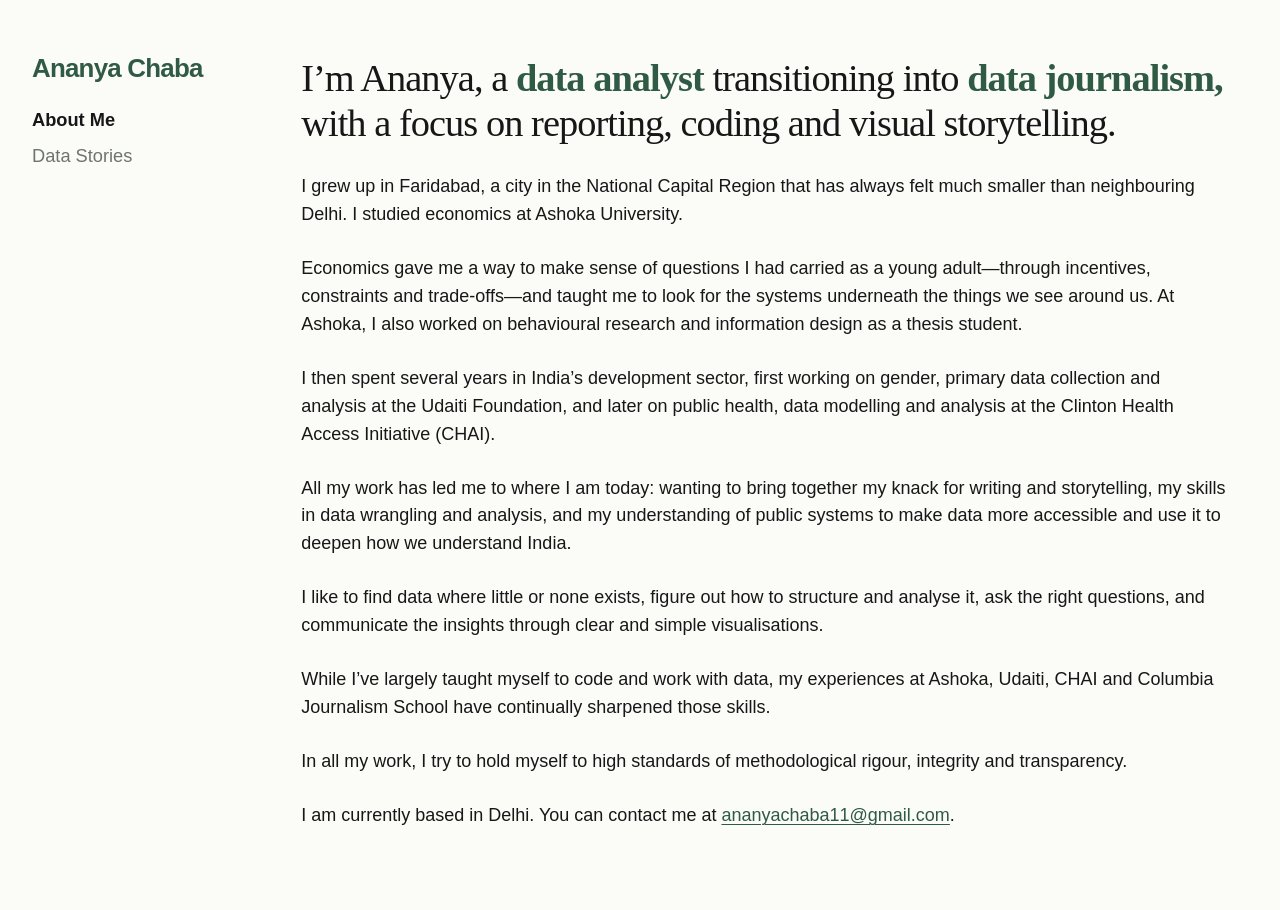
<file: index.html>
<!doctype html>
<html lang="en">
  <head>
    <meta charset="UTF-8" />
    <meta name="viewport" content="width=device-width, initial-scale=1.0" />
    <meta
      name="description"
      content="Ananya Chaba — data analyst transitioning into data journalism, with a focus on reporting, coding and visual storytelling."
    />
    <title>Ananya Chaba — About Me</title>
    <link rel="stylesheet" href="about.css" />
  </head>

  <body>
    <div class="site-shell">
      <aside class="sidebar" aria-label="Primary navigation">
        <div class="sidebar-inner">
          <p class="site-name">Ananya Chaba</p>

          <nav class="site-nav">
            <a class="nav-link active" href="./" aria-current="page"
              >About Me</a
            >
            <a class="nav-link" href="data-stories/">Data Stories</a>
          </nav>
        </div>
      </aside>

      <main class="main-content">
        <article class="about">
          <header class="hero">
            <h1>
              I’m Ananya, a <strong>data analyst</strong> transitioning into
              <strong>data journalism,</strong> with a focus on reporting,
              coding and visual storytelling.
            </h1>
          </header>

          <div class="about-copy">
            <p>
              I grew up in Faridabad, a city in the National Capital Region that
              has always felt much smaller than neighbouring Delhi. I studied
              economics at Ashoka University.
            </p>

            <p>
              Economics gave me a way to make sense of questions I had carried
              as a young adult—through incentives, constraints and
              trade-offs—and taught me to look for the systems underneath the
              things we see around us. At Ashoka, I also worked on behavioural
              research and information design as a thesis student.
            </p>

            <p>
              I then spent several years in India’s development sector, first
              working on gender, primary data collection and analysis at the
              Udaiti Foundation, and later on public health, data modelling and
              analysis at the Clinton Health Access Initiative (CHAI).
            </p>

            <p>
              All my work has led me to where I am today: wanting to bring
              together my knack for writing and storytelling, my skills in data
              wrangling and analysis, and my understanding of public systems to
              make data more accessible and use it to deepen how we understand
              India.
            </p>

            <p>
              I like to find data where little or none exists, figure out how to
              structure and analyse it, ask the right questions, and communicate
              the insights through clear and simple visualisations.
            </p>

            <p>
              While I’ve largely taught myself to code and work with data, my
              experiences at Ashoka, Udaiti, CHAI and Columbia Journalism School
              have continually sharpened those skills.
            </p>

            <p>
              In all my work, I try to hold myself to high standards of
              methodological rigour, integrity and transparency.
            </p>

            <p>
              I am currently based in Delhi. You can contact me at
              <a href="mailto:ananyachaba11@gmail.com"
                >ananyachaba11@gmail.com</a
              >.
            </p>
          </div>
        </article>
      </main>
    </div>
  </body>
</html>
</file>
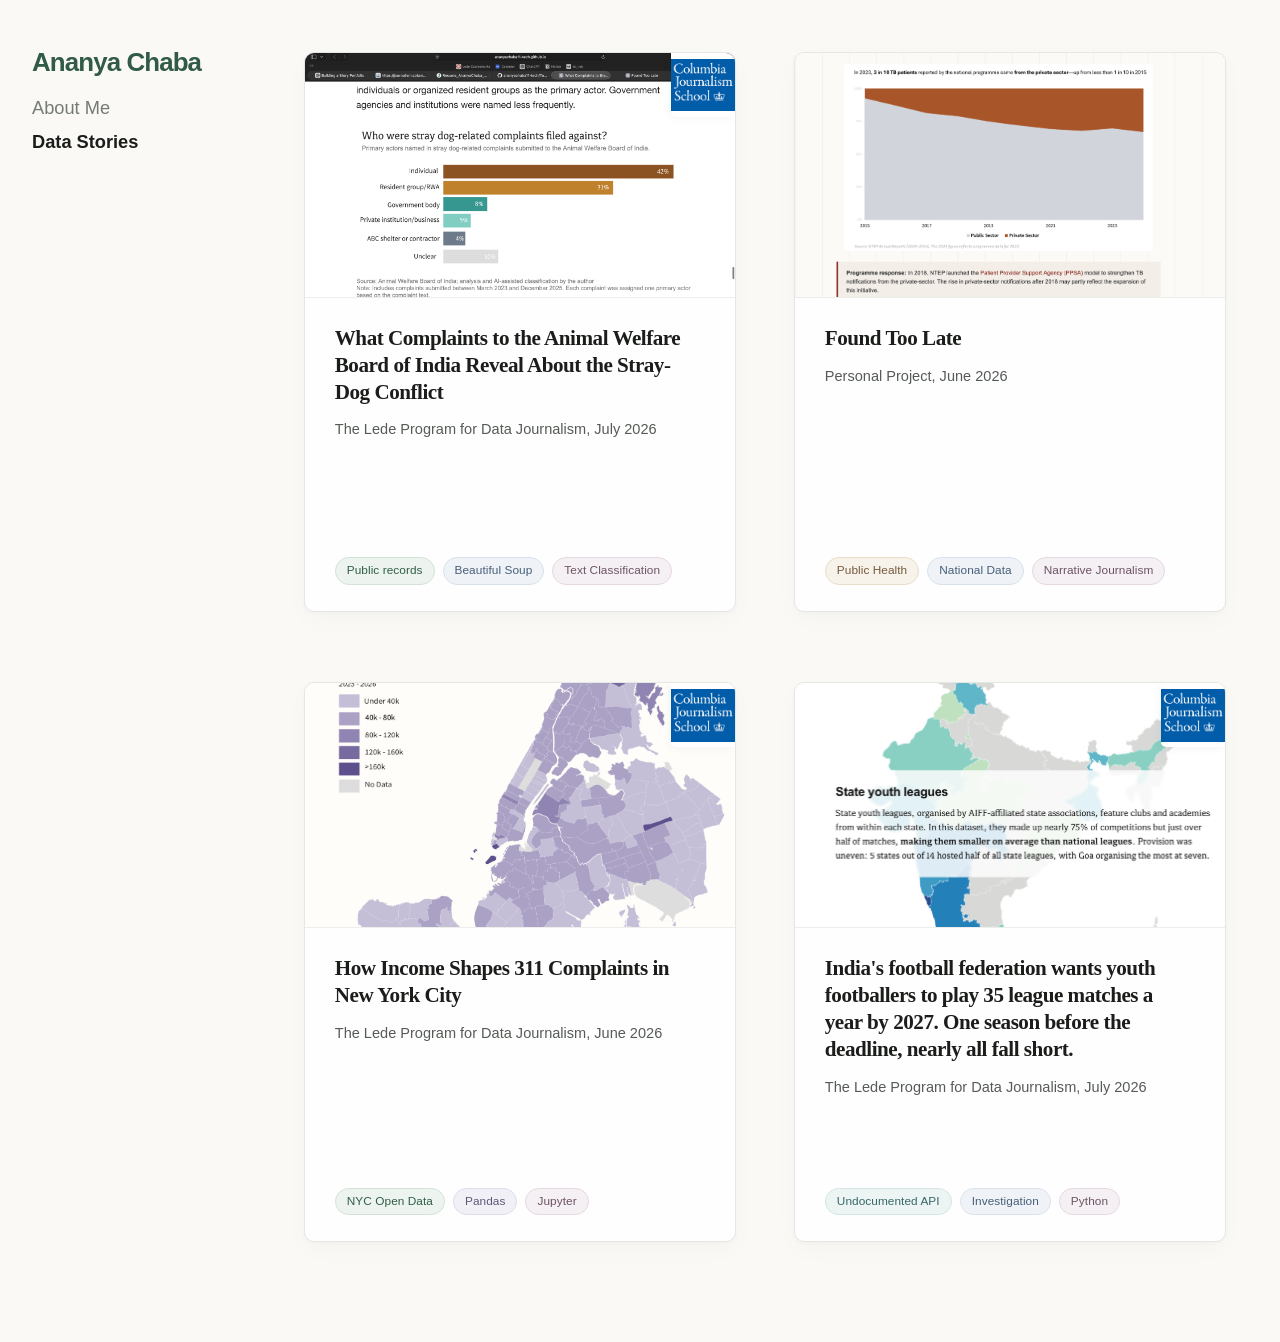
<file: data-stories/index.html>
<!doctype html>
<html lang="en">
  <head>
    <meta charset="UTF-8" />
    <meta name="viewport" content="width=device-width, initial-scale=1.0" />
    <meta
      name="description"
      content="Data stories by Ananya Chaba — reporting, analysis, coding and visual storytelling."
    />
    <title>Ananya Chaba — Data Stories</title>
    <link rel="stylesheet" href="data.css" />
  </head>

  <body>
    <div class="site-shell">
      <aside class="sidebar" aria-label="Primary navigation">
        <div class="sidebar-inner">
          <p class="site-name">Ananya Chaba</p>

          <nav class="site-nav">
            <a class="nav-link" href="../about-me/">About Me</a>
            <a class="nav-link active" href="./" aria-current="page"
              >Data Stories</a
            >
          </nav>
        </div>
      </aside>

      <main class="main-content">
        <section class="projects" aria-label="Data journalism projects">
          <a
            class="project-card project-card--link"
            href="https://ananyachaba11-tech.github.io/AWBI-Complaints/"
            aria-label="Open project: What Complaints to the Animal Welfare Board of India Reveal About the Stray-Dog Conflict"
          >
            <div class="project-media">
              <img
                class="project-image project-image--animal"
                src="awbi.png"
                alt="Chart from the Animal Welfare Board of India complaints project"
              />
              <img
                class="project-logo"
                src="columbia.png"
                alt="Columbia Journalism School"
              />
            </div>

            <div class="project-content">
              <div class="project-text">
                <h2>
                  What Complaints to the Animal Welfare Board of India Reveal
                  About the Stray-Dog Conflict
                </h2>
                <p class="project-meta">
                  The Lede Program for Data Journalism, July 2026
                </p>
              </div>

              <ul class="project-tags" aria-label="Project methods and topics">
                <li>Public records</li>
                <li>Beautiful Soup</li>
                <li>Text Classification</li>
              </ul>
            </div>
          </a>

          <a
            class="project-card project-card--link"
            href="https://ananyachaba11-tech.github.io/Tuberculosis/"
            aria-label="Open project: Found Too Late"
          >
            <div class="project-media">
              <img
                class="project-image project-image--tb"
                src="tb.png"
                alt="Chart from the tuberculosis project"
              />
            </div>

            <div class="project-content">
              <div class="project-text">
                <h2>Found Too Late</h2>
                <p class="project-meta">Personal Project, June 2026</p>
              </div>

              <ul class="project-tags" aria-label="Project methods and topics">
                <li>Public Health</li>
                <li>National Data</li>
                <li>Narrative Journalism</li>
              </ul>
            </div>
          </a>

          <a
            class="project-card project-card--link"
            href="https://ananyachaba11-tech.github.io/NYCServiceComplaints/"
            aria-label="Open project: How Income Shapes 311 Complaints in New York City"
          >
            <div class="project-media">
              <img
                class="project-image project-image--complaints"
                src="complaints.png"
                alt="Map from the New York City 311 complaints project"
              />
              <img
                class="project-logo"
                src="columbia.png"
                alt="Columbia Journalism School"
              />
            </div>

            <div class="project-content">
              <div class="project-text">
                <h2>How Income Shapes 311 Complaints in New York City</h2>
                <p class="project-meta">
                  The Lede Program for Data Journalism, June 2026
                </p>
              </div>

              <ul class="project-tags" aria-label="Project methods and topics">
                <li>NYC Open Data</li>
                <li>Pandas</li>
                <li>Jupyter</li>
              </ul>
            </div>
          </a>

          <article class="project-card project-card--static">
            <div class="project-media">
              <img
                class="project-image project-image--football"
                src="football.png"
                alt="Map from the Indian youth football project"
              />
              <img
                class="project-logo"
                src="columbia.png"
                alt="Columbia Journalism School"
              />
            </div>

            <div class="project-content">
              <div class="project-text">
                <h2>
                  India's football federation wants youth footballers to play 35
                  league matches a year by 2027. One season before the deadline,
                  nearly all fall short.
                </h2>
                <p class="project-meta">
                  The Lede Program for Data Journalism, July 2026
                </p>
              </div>

              <ul class="project-tags" aria-label="Project methods and topics">
                <li>Undocumented API</li>
                <li>Investigation</li>
                <li>Python</li>
              </ul>
            </div>
          </article>
        </section>
      </main>
    </div>
  </body>
</html>
</file>
<file: about.css>
/* ---------- Base ---------- */

:root {
  --page-bg: #fbfbf8;
  --text: #171717;
  --muted: #6f746f;
  --accent: #2f5a43;
  --link: #2f5a43;
  --sidebar-width: 250px;
  --page-gutter: clamp(24px, 4vw, 64px);
  --content-max: 1060px;
}

*,
*::before,
*::after {
  box-sizing: border-box;
}

html {
  scroll-behavior: smooth;
}

body {
  margin: 0;
  background: var(--page-bg);
  color: var(--text);
  font-family:
    Inter,
    -apple-system,
    BlinkMacSystemFont,
    "Segoe UI",
    Helvetica,
    Arial,
    sans-serif;
  font-size: 18px;
  line-height: 1.55;
  text-rendering: optimizeLegibility;
}

a {
  color: inherit;
}

a:focus-visible {
  outline: 2px solid var(--accent);
  outline-offset: 4px;
}

/* ---------- Layout ---------- */

.site-shell {
  min-height: 100vh;
}

.sidebar {
  position: fixed;
  inset: 0 auto 0 0;
  width: var(--sidebar-width);
  padding: 48px 32px;
}

.sidebar-inner {
  display: flex;
  flex-direction: column;
  gap: 16px;
}

.site-name {
  margin: 0;
  color: var(--accent);
  font-size: 1.62rem;
  font-weight: 700;
  letter-spacing: -0.03em;
}

.site-nav {
  display: flex;
  flex-direction: column;
  align-items: flex-start;
  gap: 4px;
}

.nav-link {
  padding: 2px 0;
  color: var(--muted);
  text-decoration: none;
  font-size: 1.14rem;
  transition: color 120ms ease;
}

.nav-link:hover {
  color: var(--text);
}

.nav-link.active,
.nav-link[aria-current="page"] {
  color: var(--text);
  font-weight: 700;
}

.main-content {
  margin-left: var(--sidebar-width);
  padding: 56px var(--page-gutter) 80px;
}

.about {
  width: min(100%, var(--content-max));
  margin: 0 auto;
}

/* ---------- Hero ---------- */

.hero {
  margin-bottom: 28px;
}

.hero h1 {
  margin: 0;
  max-width: 1000px;
  font-family: Georgia, "Times New Roman", serif;
  font-size: clamp(2rem, 3vw, 3.15rem);
  font-weight: 400;
  line-height: 1.16;
  letter-spacing: -0.025em;
}

.hero strong {
  color: var(--accent);
  font-weight: 700;
}

/* ---------- About copy ---------- */

.about-copy {
  max-width: 980px;
}

.about-copy p {
  margin: 0 0 1.45em;
}

.about-copy p:last-child {
  margin-bottom: 0;
}

.about-copy a {
  color: var(--link);
  text-decoration-thickness: 1px;
  text-underline-offset: 3px;
}

.about-copy a:hover {
  text-decoration-thickness: 2px;
}

/* ---------- Responsive ---------- */

@media (max-width: 900px) {
  :root {
    --page-gutter: clamp(22px, 6vw, 44px);
  }

  .sidebar {
    position: static;
    width: 100%;
    padding: 28px var(--page-gutter) 0;
  }

  .sidebar-inner {
    gap: 12px;
  }

  .site-nav {
    flex-direction: row;
    flex-wrap: wrap;
    gap: 10px 24px;
  }

  .main-content {
    margin-left: 0;
    padding: 38px var(--page-gutter) 64px;
  }

  .hero {
    margin-bottom: 24px;
  }
}

@media (max-width: 600px) {
  body {
    font-size: 16.5px;
    line-height: 1.6;
  }

  .sidebar {
    padding-top: 22px;
  }

  .site-name {
    font-size: 1.45rem;
  }

  .nav-link {
    font-size: 1rem;
  }

  .main-content {
    padding-top: 30px;
    padding-bottom: 52px;
  }

  .hero h1 {
    font-size: clamp(2rem, 9vw, 2.65rem);
    line-height: 1.12;
  }

  .about-copy p {
    margin-bottom: 1.35em;
  }
}
</file>
<file: data-stories/data.css>
/* =========================================================
   DATA STORIES
   Ananya Chaba — Portfolio
   ========================================================= */

/* ---------- Design tokens ---------- */

:root {
  --page-bg: #faf9f6;
  --surface: #fffefe;

  --text: #1b1d1b;
  --muted: #747a75;
  --muted-dark: #555b56;

  --accent: #315b46;

  --border: #e4e7e3;
  --border-hover: #cbd2cc;

  --sidebar-width: 250px;

  --page-gutter: clamp(30px, 4.2vw, 72px);
  --content-max: 1180px;

  --grid-gap-x: clamp(34px, 4.5vw, 64px);
  --grid-gap-y: clamp(48px, 5.5vw, 76px);

  --card-radius: 10px;
}

/* =========================================================
   BASE
   ========================================================= */

*,
*::before,
*::after {
  box-sizing: border-box;
}

html {
  scroll-behavior: smooth;
}

body {
  margin: 0;
  min-height: 100vh;

  background: var(--page-bg);
  color: var(--text);

  font-family:
    Inter,
    -apple-system,
    BlinkMacSystemFont,
    "Segoe UI",
    Helvetica,
    Arial,
    sans-serif;

  font-size: 18px;
  line-height: 1.5;

  text-rendering: optimizeLegibility;
  -webkit-font-smoothing: antialiased;
}

img {
  max-width: 100%;
}

a {
  color: inherit;
}

a:focus-visible {
  outline: 2px solid var(--accent);
  outline-offset: 4px;
}

/* =========================================================
   SITE LAYOUT
   ========================================================= */

.site-shell {
  min-height: 100vh;
}

/* ---------- Sidebar ---------- */

.sidebar {
  position: fixed;

  top: 0;
  left: 0;
  bottom: 0;

  width: var(--sidebar-width);

  padding: 48px 32px;

  background: var(--page-bg);
}

.sidebar-inner {
  display: flex;
  flex-direction: column;

  gap: 16px;
}

.site-name {
  margin: 0;

  color: var(--accent);

  font-size: 1.62rem;
  font-weight: 700;
  line-height: 1.1;

  letter-spacing: -0.035em;
}

/* ---------- Navigation ---------- */

.site-nav {
  display: flex;
  flex-direction: column;
  align-items: flex-start;

  gap: 4px;
}

.nav-link {
  display: inline-block;

  padding: 2px 0;

  color: var(--muted);

  font-size: 1.14rem;
  line-height: 1.45;

  text-decoration: none;

  transition: color 150ms ease;
}

.nav-link:hover {
  color: var(--text);
}

.nav-link.active,
.nav-link[aria-current="page"] {
  color: var(--text);
  font-weight: 700;
}

/* ---------- Main ---------- */

.main-content {
  margin-left: var(--sidebar-width);

  padding: 52px var(--page-gutter) 100px;
}

/* =========================================================
   PROJECT GRID
   ========================================================= */

.projects {
  width: min(100%, var(--content-max));

  margin: 0 auto;

  display: grid;

  grid-template-columns: repeat(2, minmax(0, 1fr));

  column-gap: var(--grid-gap-x);
  row-gap: var(--grid-gap-y);

  align-items: stretch;
}

/* =========================================================
   PROJECT CARD
   ========================================================= */

.project-card {
  min-width: 0;

  height: 560px;

  display: flex;
  flex-direction: column;

  overflow: hidden;

  background: var(--surface);

  border: 1px solid var(--border);
  border-radius: var(--card-radius);

  color: var(--text);
  text-decoration: none;

  box-shadow:
    0 2px 5px rgba(27, 29, 27, 0.02),
    0 8px 24px rgba(27, 29, 27, 0.025);
}

/* ---------- Clickable cards ---------- */

.project-card--link {
  cursor: pointer;

  transition:
    transform 180ms ease,
    border-color 180ms ease,
    box-shadow 180ms ease;
}

.project-card--link:hover {
  transform: translateY(-3px);

  border-color: var(--border-hover);

  box-shadow:
    0 4px 10px rgba(27, 29, 27, 0.035),
    0 16px 36px rgba(27, 29, 27, 0.055);
}

.project-card--link:focus-visible {
  outline: 3px solid rgba(49, 91, 70, 0.7);
  outline-offset: 4px;
}

/* ---------- Non-clickable football card ---------- */

.project-card--static {
  cursor: default;
}

/* =========================================================
   PROJECT MEDIA
   ========================================================= */

.project-media {
  position: relative;

  flex: 0 0 245px;

  overflow: hidden;

  background: #f2f2ef;

  border-bottom: 1px solid #eceeeb;
}

.project-image {
  display: block;

  width: 100%;
  height: 100%;

  object-fit: cover;

  transition: transform 350ms ease;
}

.project-card--link:hover .project-image {
  transform: scale(1.012);
}

/* ---------- Individual image crops ---------- */

.project-image--animal {
  object-position: center 36%;
}

.project-image--tb {
  object-position: center 32%;
}

.project-image--complaints {
  object-position: center 45%;
}

.project-image--football {
  object-position: center 51%;
}

/* =========================================================
   COLUMBIA LOGO
   ========================================================= */

.project-logo {
  position: absolute;

  top: 0;
  right: 0;

  width: 64px;
  height: 64px;

  display: block;

  object-fit: contain;

  background: white;

  border-bottom-left-radius: 5px;

  box-shadow: -2px 2px 8px rgba(0, 0, 0, 0.04);
}

/* =========================================================
   PROJECT CONTENT
   ========================================================= */

.project-content {
  flex: 1;

  display: flex;
  flex-direction: column;

  padding: 27px 30px 26px;
}

/* ---------- Headline ---------- */

.project-text h2 {
  margin: 0;

  max-width: 96%;

  font-family: Georgia, "Times New Roman", serif;

  font-size: clamp(1.32rem, 1.4vw, 1.58rem);
  font-weight: 700;

  line-height: 1.27;

  letter-spacing: -0.023em;
}

/* ---------- Metadata ---------- */

.project-meta {
  margin: 14px 0 0;

  color: var(--muted-dark);

  font-size: 0.91rem;
  line-height: 1.45;
}

/* =========================================================
   TAGS
   ========================================================= */

.project-tags {
  list-style: none;

  margin: auto 0 0;
  padding: 28px 0 0;

  display: flex;
  flex-wrap: wrap;

  gap: 8px;
}

.project-tags li {
  margin: 0;

  padding: 6px 11px;

  border-radius: 999px;

  font-size: 0.74rem;
  font-weight: 500;

  line-height: 1.15;

  letter-spacing: 0.005em;

  white-space: nowrap;

  border: 1px solid transparent;
}

/* =========================================================
   TAG COLOURS
   Muted, editorial palette
   ========================================================= */

/* green */
.project-tags li:nth-child(1) {
  color: #315d47;
  background: #edf4ef;
  border-color: #d3e2d6;
}

/* dusty blue */
.project-tags li:nth-child(2) {
  color: #475e78;
  background: #eff3f7;
  border-color: #d9e1ea;
}

/* muted plum */
.project-tags li:nth-child(3) {
  color: #6d5364;
  background: #f5f0f3;
  border-color: #e5d8e0;
}

/* =========================================================
   OPTIONAL CARD-SPECIFIC TAG VARIATION
   ========================================================= */

/* TB gets a warmer first tag */

.project-card:nth-child(2) .project-tags li:nth-child(1) {
  color: #755b3d;
  background: #f7f2ea;
  border-color: #e9ddca;
}

/* Football gets muted aqua */

.project-card:nth-child(4) .project-tags li:nth-child(1) {
  color: #376769;
  background: #edf5f4;
  border-color: #d3e5e3;
}

/* NYC complaints gets a soft lavender second tag */

.project-card:nth-child(3) .project-tags li:nth-child(2) {
  color: #5e5878;
  background: #f1f0f7;
  border-color: #dedbea;
}

/* =========================================================
   MID-SIZE DESKTOP
   ========================================================= */

@media (max-width: 1120px) {
  :root {
    --sidebar-width: 220px;
    --page-gutter: clamp(26px, 4vw, 46px);
    --grid-gap-x: 36px;
    --grid-gap-y: 48px;
  }

  .sidebar {
    padding-left: 26px;
    padding-right: 26px;
  }

  .project-card {
    height: 545px;
  }

  .project-media {
    flex-basis: 230px;
  }

  .project-content {
    padding: 24px 24px 23px;
  }
}

/* =========================================================
   TABLET
   ========================================================= */

@media (max-width: 900px) {
  :root {
    --page-gutter: clamp(22px, 6vw, 44px);
  }

  /* sidebar becomes header */

  .sidebar {
    position: static;

    width: 100%;

    padding: 28px var(--page-gutter) 0;
  }

  .sidebar-inner {
    gap: 12px;
  }

  .site-nav {
    flex-direction: row;
    flex-wrap: wrap;

    gap: 8px 24px;
  }

  /* main */

  .main-content {
    margin-left: 0;

    padding: 40px var(--page-gutter) 72px;
  }

  /* one-column grid */

  .projects {
    grid-template-columns: 1fr;

    max-width: 700px;

    row-gap: 42px;
  }

  /* equal-size cards still maintained */

  .project-card {
    height: 575px;
  }

  .project-media {
    flex-basis: 275px;
  }
}

/* =========================================================
   MOBILE
   ========================================================= */

@media (max-width: 600px) {
  body {
    font-size: 16.5px;
    line-height: 1.58;
  }

  /* navigation */

  .sidebar {
    padding-top: 22px;
  }

  .site-name {
    font-size: 1.45rem;
  }

  .nav-link {
    font-size: 1rem;
  }

  /* page */

  .main-content {
    padding-top: 32px;
    padding-bottom: 54px;
  }

  .projects {
    row-gap: 30px;
  }

  /* card */

  .project-card {
    height: auto;
    min-height: 480px;

    border-radius: 8px;
  }

  .project-media {
    flex: 0 0 205px;
  }

  .project-content {
    padding: 21px 20px 22px;
  }

  /* title */

  .project-text h2 {
    max-width: 100%;

    font-size: 1.27rem;
    line-height: 1.28;
  }

  /* metadata */

  .project-meta {
    margin-top: 11px;

    font-size: 0.88rem;
  }

  /* tags */

  .project-tags {
    margin-top: 24px;
    padding-top: 0;

    gap: 7px;
  }

  .project-tags li {
    padding: 5px 9px;

    font-size: 0.7rem;
  }

  /* logo */

  .project-logo {
    width: 54px;
    height: 54px;
  }
}

/* =========================================================
   VERY SMALL MOBILE
   ========================================================= */

@media (max-width: 390px) {
  .project-media {
    flex-basis: 185px;
  }

  .project-content {
    padding: 19px 17px 20px;
  }

  .project-text h2 {
    font-size: 1.19rem;
  }
}
</file>
